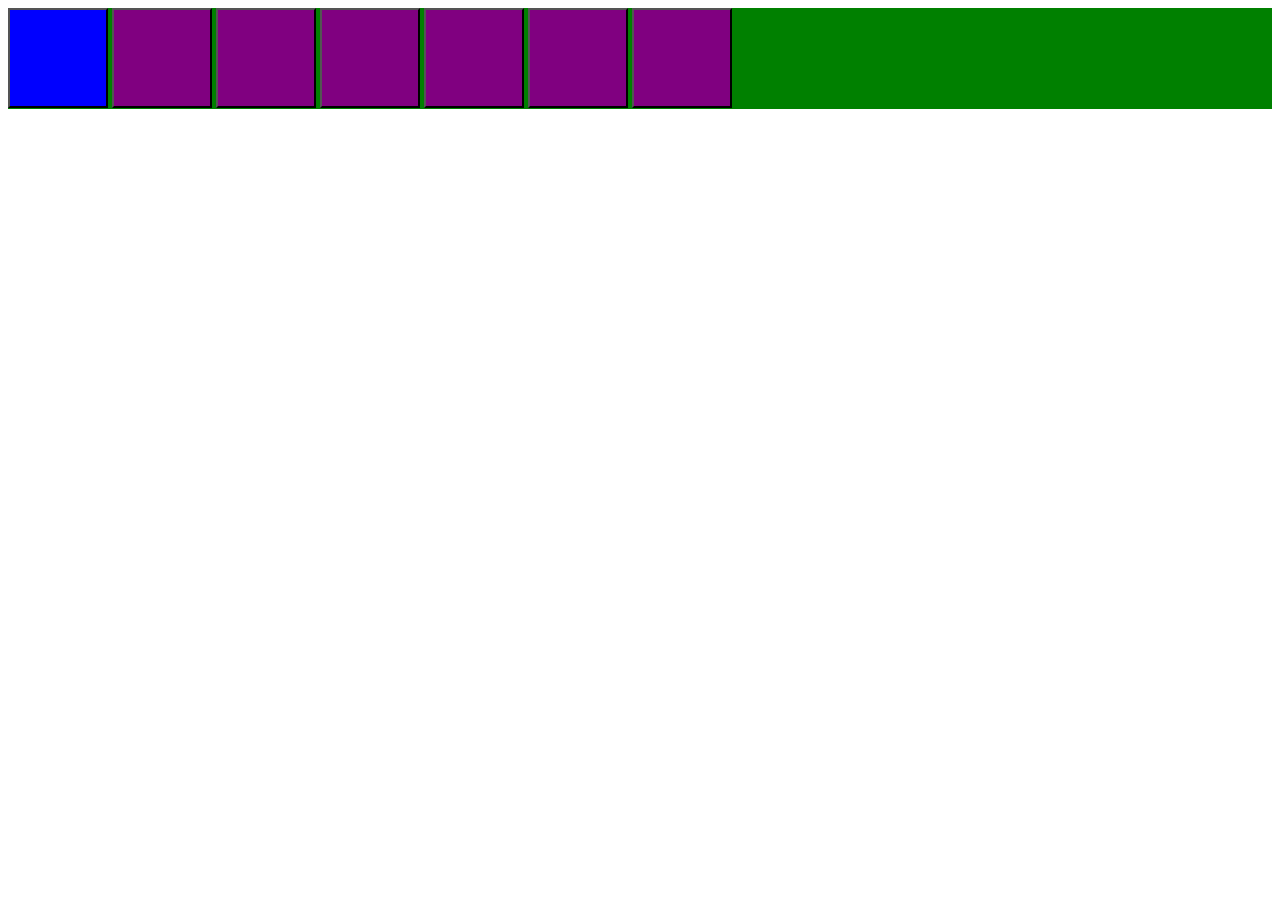
<file: index.html>
<!DOCTYPE html>
<html lang="en">
  <head>
    <meta charset="UTF-8" />
    <meta http-equiv="X-UA-Compatible" content="IE=edge" />
    <meta name="viewport" content="width=device-width, initial-scale=1.0" />
    <title>Document</title>
    <style>
      .btn-block {
        background-color: green;
      }
      .blue {
        background-color: blue;
      }
      .red {
        background-color: red;
      }
      button {
        background-color: purple;
        height: 100px;
        width: 100px;
      }
    </style>
  </head>

  <body>
    <div id="first" class="btn-block">
      <button class="blue some"></button>
      <button></button>
      <button></button>
      <button></button>
      <button></button>
      <button></button>
      <button></button>
    </div>
  </body>
  <script async src="./047 script.js"></script>
</html>
</file>
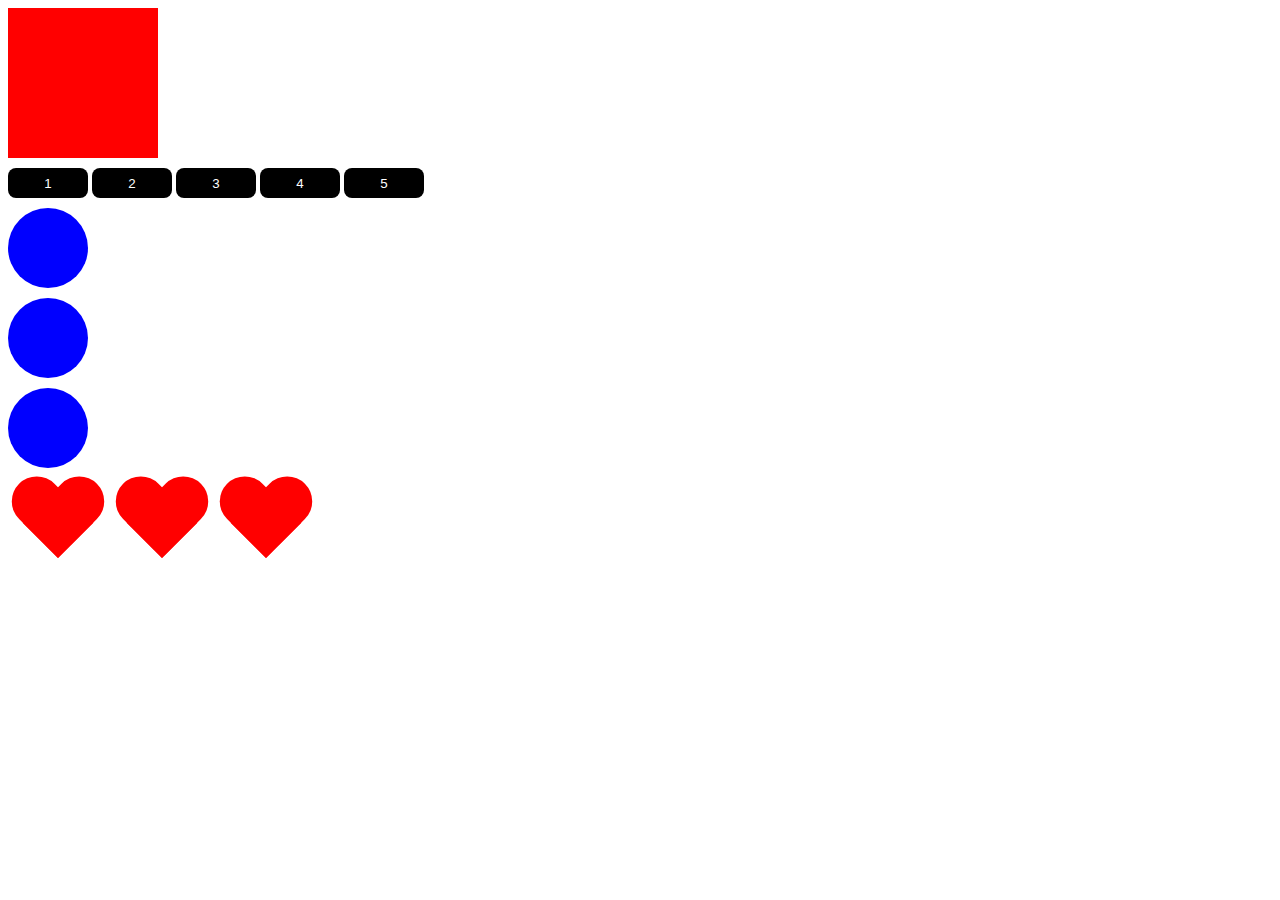
<file: 029 script/index.html>
<!DOCTYPE html>
<html lang="ru">
	<head>
		<meta charset="utf-8">
		<meta http-equiv="X-UA-Compatible" content="IE=edge">
		<title>JavaScript</title>
		<link rel="stylesheet" href="css/style.css">
	</head>
	<body>
		<div class="box" id="box"></div>
		<button>1</button>
		<button>2</button>
		<button>3</button>
		<button>4</button>
		<button>5</button>

		<div class="circle"></div>
		<div class="circle"></div>
		<div class="circle"></div>

		<div class="wrapper">
			<div class="heart"></div>
			<div class="heart"></div>
            <div class="heart"></div>
            
		</div>

		<script src="js/script.js"></script>
	</body>
</html>
</file>
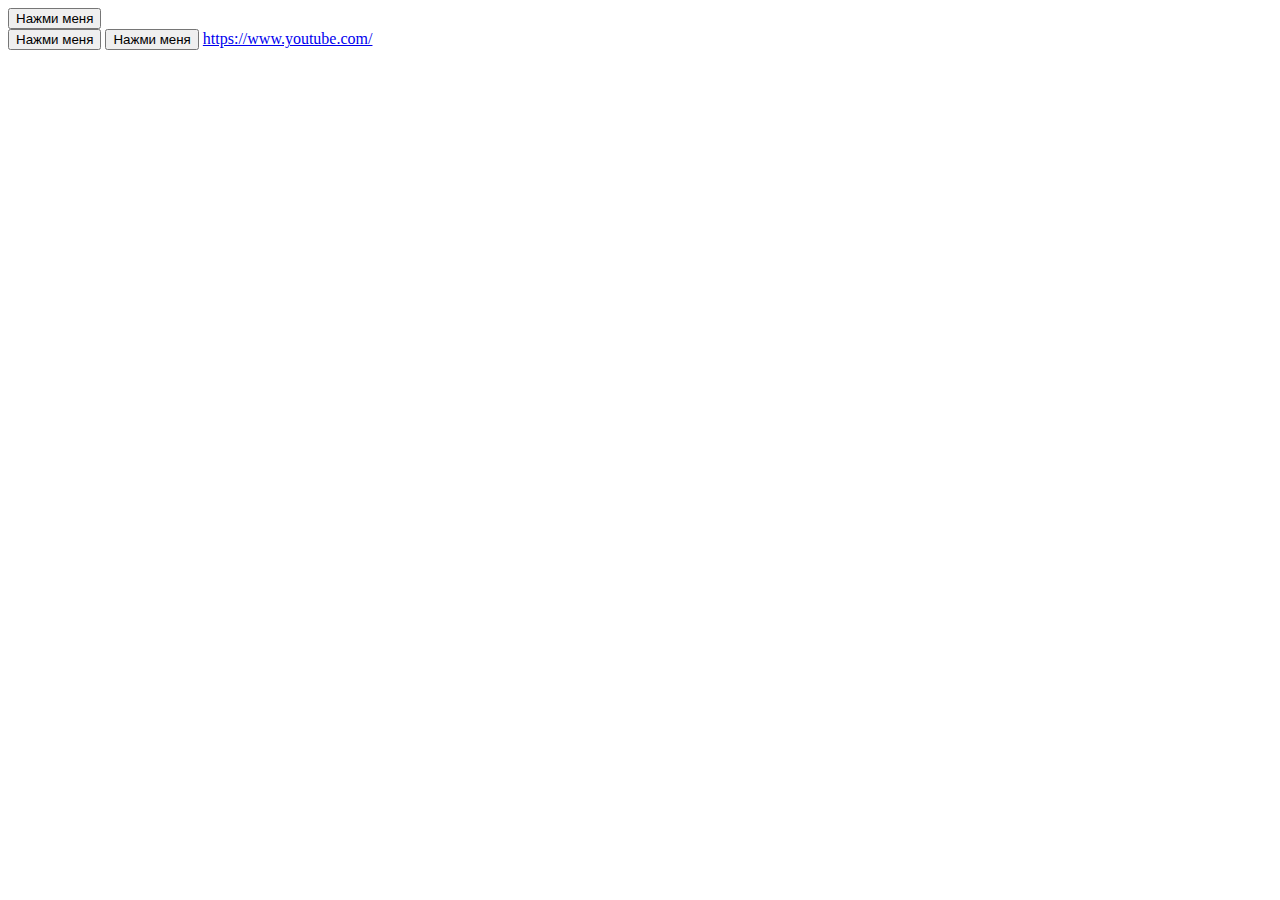
<file: 031 script/index.html>
<!DOCTYPE html>
<html lang="ru">
  <head>
    <meta charset="utf-8" />
    <meta http-equiv="X-UA-Compatible" content="IE=edge" />
    <title>JavaScript</title>
    <link rel="stylesheet" href="css.css" />
  </head>
  <body>
    <div class="overlay">
      <button id="btn">Нажми меня</button>
    </div>
    <button>Нажми меня</button>
    <button>Нажми меня</button>

    <a href="https://www.youtube.com/">https://www.youtube.com/</a>

    <script src="script.js"></script>
  </body>
</html>
</file>
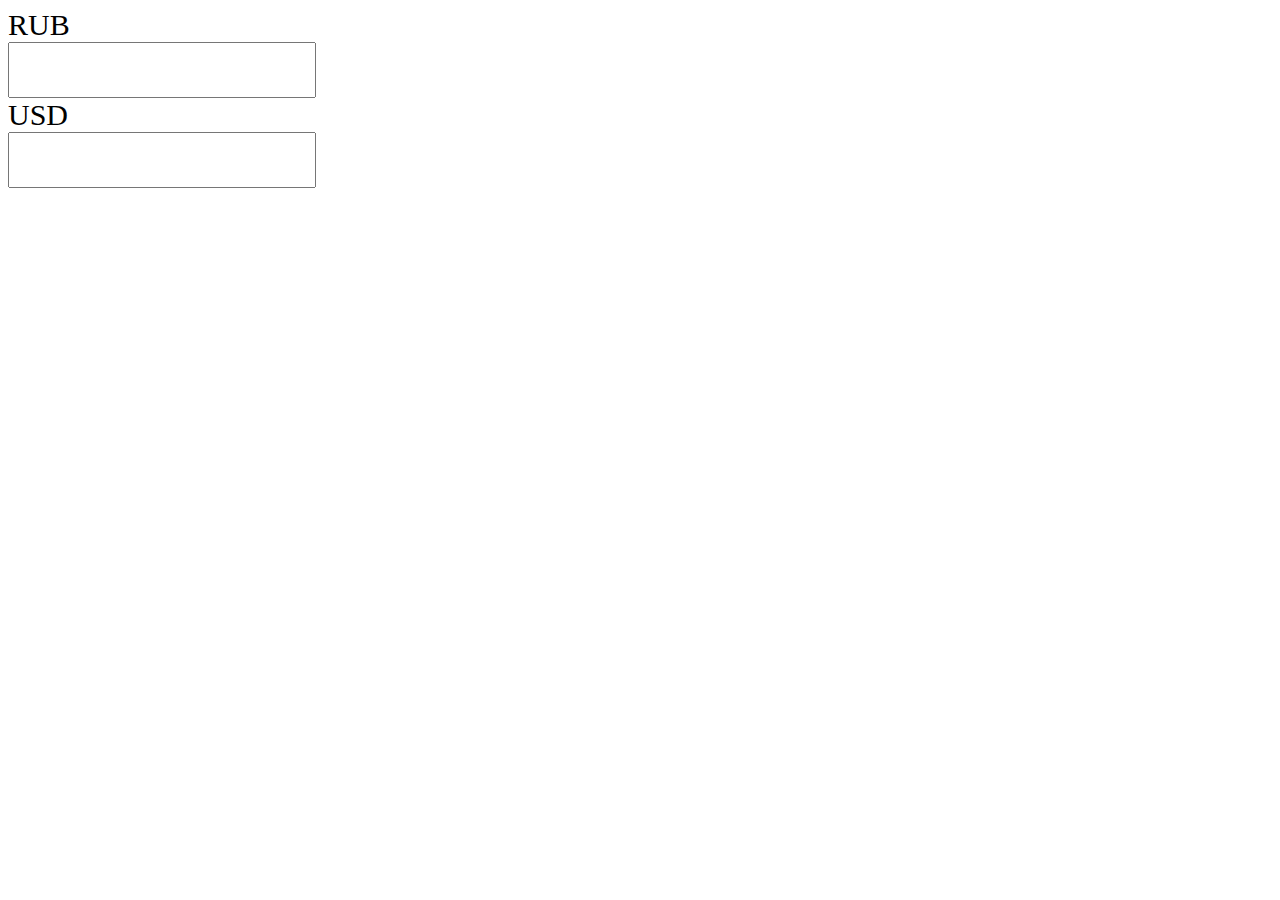
<file: calc/index.html>
<!DOCTYPE html>
<html lang="en">
<head>
    <meta charset="UTF-8">
    <meta name="viewport" content="width=device-width, initial-scale=1.0">
    <meta http-equiv="X-UA-Compatible" content="ie=edge">
    <title>Calc</title>
    <style>
        label {
            display: block;
            font-size: 30px;
        }
        input {
            width: 300px;
            height: 50px;
            font-size: 30px;
        }
    </style>
</head>
<body>
    <label for="rub">RUB</label>
    <input id="rub" type="text">
    <label for="usd">USD</label>
    <input id="usd" type="text">
    <script src="js/script.js"></script>
</body>
</html>
</file>
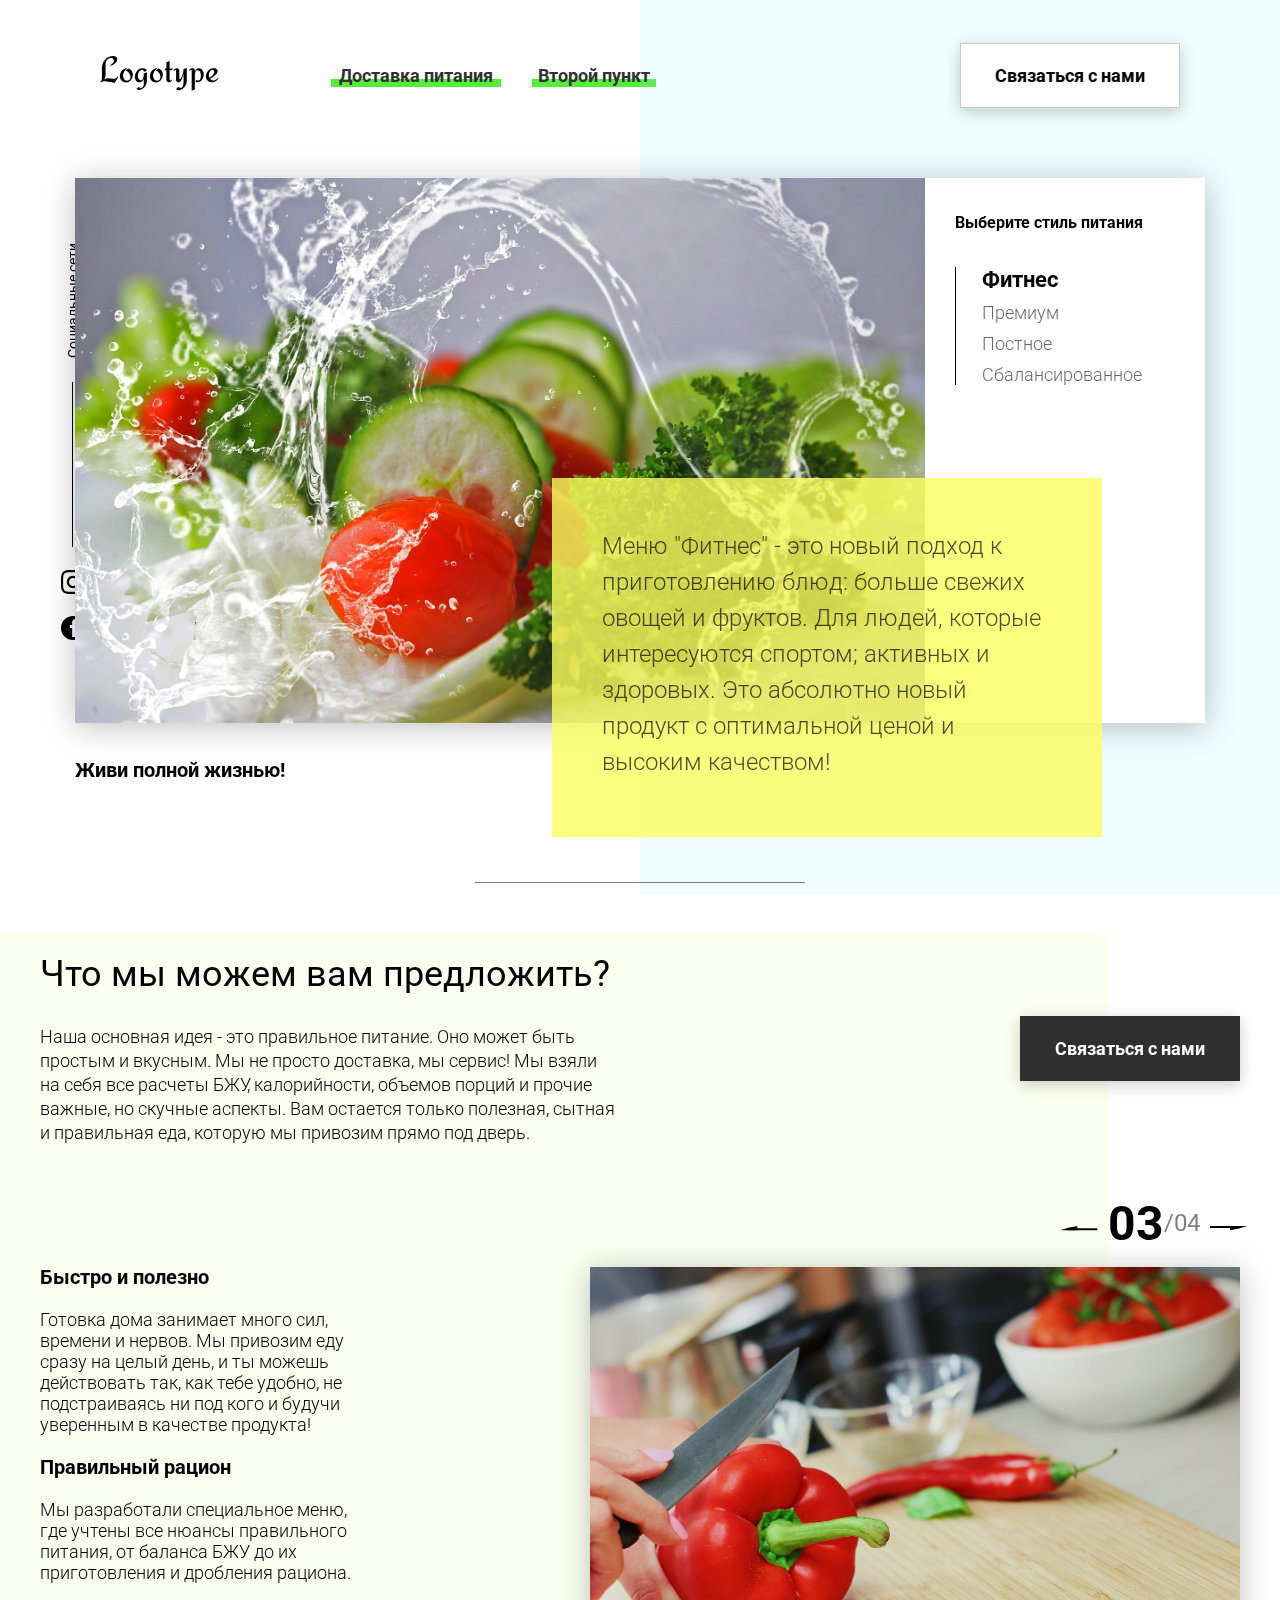
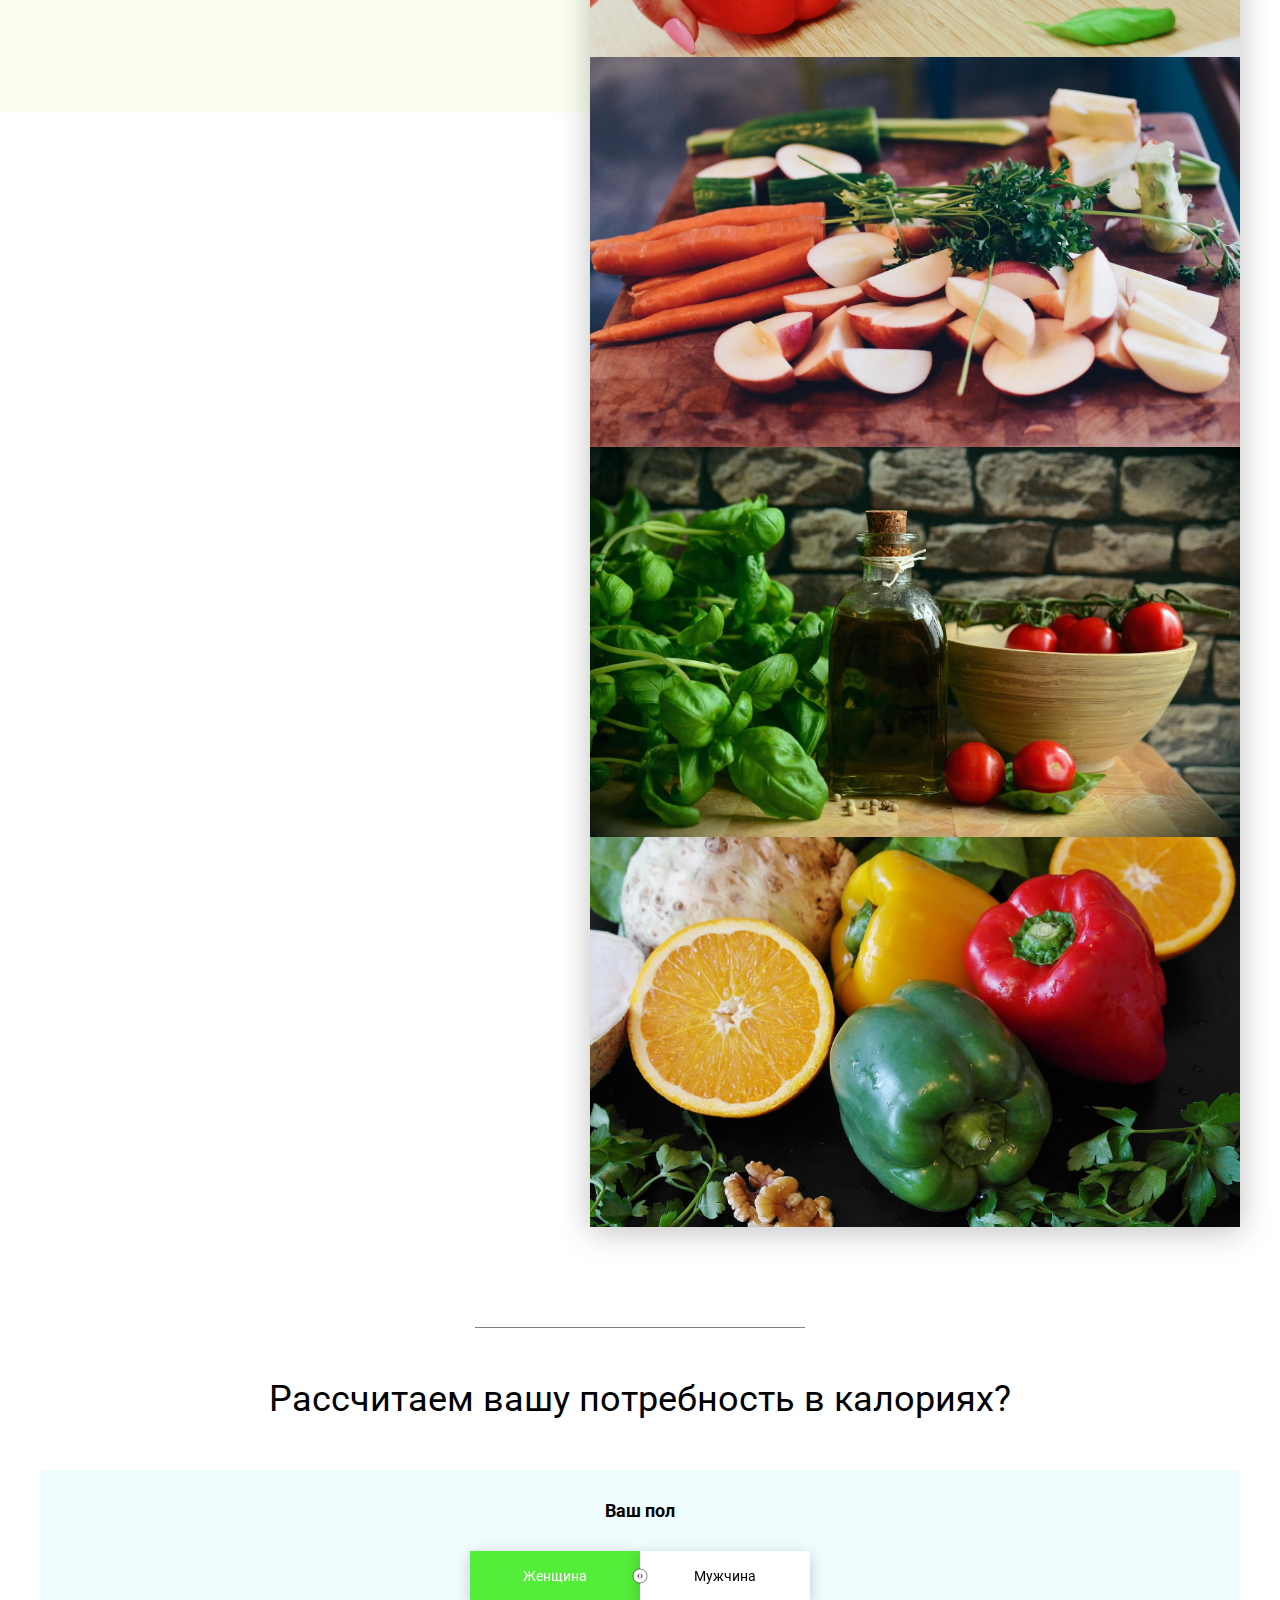
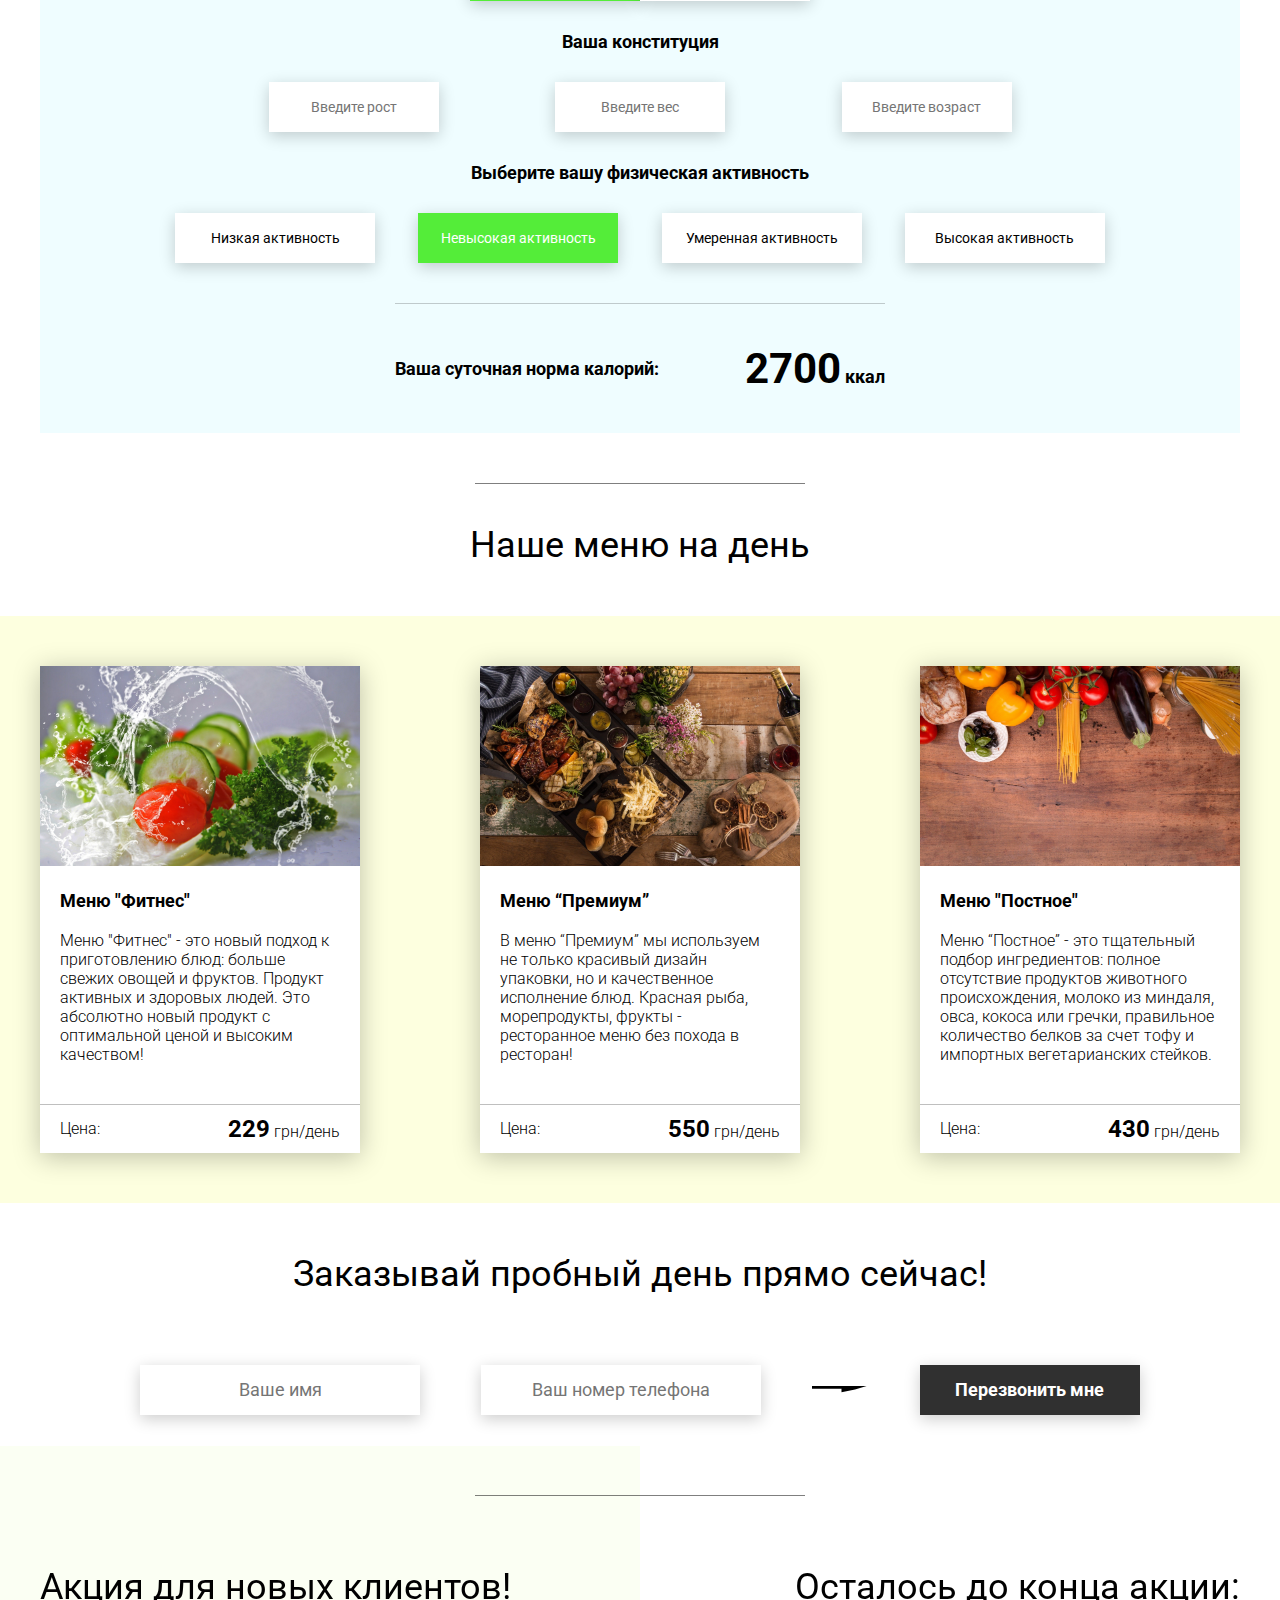
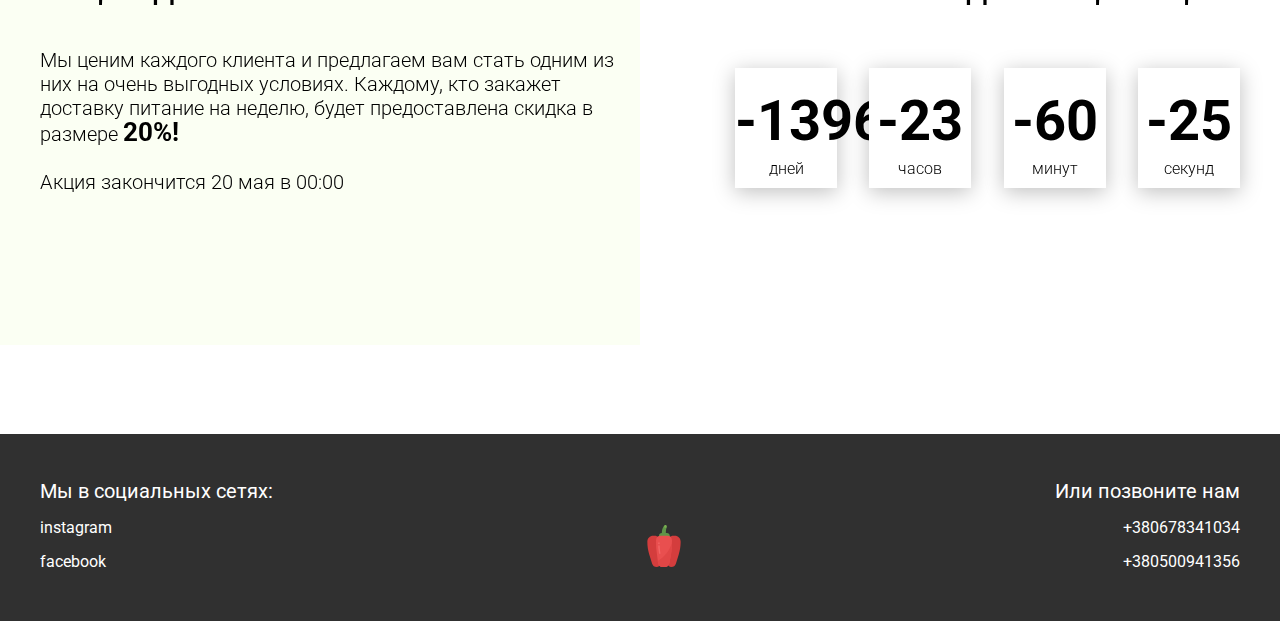
<file: foodProject/index.html>
<!DOCTYPE html>
<html lang="en">
  <head>
    <meta charset="UTF-8" />
    <meta name="viewport" content="width=device-width, initial-scale=1.0" />
    <title>Food</title>
    <link rel="stylesheet" href="css/style.css" />
  </head>
  <body>
    <header class="header">
      <div class="header__left-block">
        <div class="header__logo">
          <img src="icons/logo.svg" alt="Логотип" />
        </div>
        <nav class="header__links">
          <a href="#" class="header__link">Доставка питания</a>
          <a href="#" class="header__link">Второй пункт</a>
        </nav>
      </div>
      <div class="header__right-block">
        <button data-modal class="btn btn_white">Связаться с нами</button>
      </div>
    </header>
    <div class="sidepanel">
      <div class="sidepanel__text"><span>Социальные сети</span></div>
      <div class="sidepanel__divider"></div>
      <a href="#" class="sidepanel__icon">
        <img src="icons/instagram.svg" alt="instagram" />
      </a>
      <a href="#" class="sidepanel__icon">
        <img src="icons/facebook.svg" alt="facebook" />
      </a>
    </div>

    <div class="preview">
      <div class="bgc_blue"></div>
      <div class="container">
        <div class="tabcontainer">
          <div class="tabcontent">
            <img src="img/tabs/vegy.jpg" alt="vegy" />
            <div class="tabcontent__descr">
              Меню "Фитнес" - это новый подход к приготовлению блюд: больше
              свежих овощей и фруктов. Для людей, которые интересуются спортом;
              активных и здоровых. Это абсолютно новый продукт с оптимальной
              ценой и высоким качеством!
            </div>
          </div>
          <div class="tabcontent">
            <img src="img/tabs/elite.jpg" alt="elite" />
            <div class="tabcontent__descr">
              Меню “Премиум” - мы используем не только красивый дизайн упаковки,
              но и качественное исполнение блюд. Красная рыба, морепродукты,
              фрукты - ресторанное меню без похода в ресторан!
            </div>
          </div>
          <div class="tabcontent">
            <img src="img/tabs/post.jpg" alt="post" />
            <div class="tabcontent__descr">
              Наше специальное “Постное меню” - это тщательный подбор
              ингредиентов: полное отсутствие продуктов животного происхождения.
              Полная гармония с собой и природой в каждом элементе! Все будет
              Ом!
            </div>
          </div>
          <div class="tabcontent">
            <img src="img/tabs/vegy.jpg" alt="vegy" />
            <div class="tabcontent__descr">
              Меню "Сбалансированное" - это соответствие вашего рациона всем
              научным рекомендациям. Мы тщательно просчитываем вашу потребность
              в к/б/ж/у и создаем лучшие блюда для вас.
            </div>
          </div>
          <div class="tabheader">
            <h3>Выберите стиль питания</h3>
            <div class="tabheader__items">
              <div class="tabheader__item tabheader__item_active">Фитнес</div>
              <div class="tabheader__item">Премиум</div>
              <div class="tabheader__item">Постное</div>
              <div class="tabheader__item">Сбалансированное</div>
            </div>
          </div>
        </div>
        <div class="preview__life">Живи полной жизнью!</div>
      </div>
    </div>

    <div class="divider"></div>

    <div class="offer">
      <div class="bgc_y"></div>
      <div class="container">
        <div class="offer__text">
          <h2 class="title">Что мы можем вам предложить?</h2>
          <div class="offer__descr">
            Наша основная идея - это правильное питание. Оно может быть простым
            и вкусным. Мы не просто доставка, мы сервис! Мы взяли на себя все
            расчеты БЖУ, калорийности, объемов порций и прочие важные, но
            скучные аспекты. Вам остается только полезная, сытная и правильная
            еда, которую мы привозим прямо под дверь.
          </div>
        </div>
        <div class="offer__action">
          <button data-modal class="btn btn_dark">Связаться с нами</button>
        </div>
      </div>
      <div class="container">
        <div class="offer__advantages">
          <h2>Быстро и полезно</h2>
          <div class="offer__advantages-text">
            Готовка дома занимает много сил, времени и нервов. Мы привозим еду
            сразу на целый день, и ты можешь действовать так, как тебе удобно,
            не подстраиваясь ни под кого и будучи уверенным в качестве продукта!
          </div>
          <h2>Правильный рацион</h2>
          <div class="offer__advantages-text">
            Мы разработали специальное меню, где учтены все нюансы правильного
            питания, от баланса БЖУ до их приготовления и дробления рациона.
          </div>
        </div>
        <div class="offer__slider">
          <div class="offer__slider-counter">
            <div class="offer__slider-prev">
              <img src="icons/left.svg" alt="prev" />
            </div>
            <span id="current">03</span>
            /
            <span id="total">04</span>
            <div class="offer__slider-next">
              <img src="icons/right.svg" alt="next" />
            </div>
          </div>
          <div class="offer__slider-wrapper">
            <div class="offer__slide">
              <img src="img/slider/pepper.jpg" alt="pepper" />
            </div>
            <div class="offer__slide">
              <img src="img/slider/food-12.jpg" alt="food" />
            </div>
            <div class="offer__slide">
              <img src="img/slider/olive-oil.jpg" alt="oil" />
            </div>
            <div class="offer__slide">
              <img src="img/slider/paprika.jpg" alt="paprika" />
            </div>
          </div>
        </div>
      </div>
    </div>

    <div class="divider"></div>

    <div class="calculating">
      <div class="container">
        <h2 class="title">Рассчитаем вашу потребность в калориях?</h2>
        <div class="calculating__field">
          <div class="calculating__subtitle">Ваш пол</div>
          <div class="calculating__choose" id="gender">
            <div
              class="calculating__choose-item calculating__choose-item_active"
            >
              Женщина
            </div>
            <div class="calculating__choose-item">Мужчина</div>
          </div>

          <div class="calculating__subtitle">Ваша конституция</div>
          <div class="calculating__choose calculating__choose_medium">
            <input
              type="text"
              id="height"
              placeholder="Введите рост"
              class="calculating__choose-item"
            />
            <input
              type="text"
              id="weight"
              placeholder="Введите вес"
              class="calculating__choose-item"
            />
            <input
              type="text"
              id="age"
              placeholder="Введите возраст"
              class="calculating__choose-item"
            />
          </div>

          <div class="calculating__subtitle">
            Выберите вашу физическая активность
          </div>
          <div class="calculating__choose calculating__choose_big">
            <div id="low" class="calculating__choose-item">
              Низкая активность
            </div>
            <div
              id="small"
              class="calculating__choose-item calculating__choose-item_active"
            >
              Невысокая активность
            </div>
            <div id="medium" class="calculating__choose-item">
              Умеренная активность
            </div>
            <div id="high" class="calculating__choose-item">
              Высокая активность
            </div>
          </div>

          <div class="calculating__divider"></div>

          <div class="calculating__total">
            <div class="calculating__subtitle">
              Ваша суточная норма калорий:
            </div>
            <div class="calculating__result"><span>2700</span> ккал</div>
          </div>
        </div>
      </div>
    </div>

    <div class="divider"></div>

    <div class="menu">
      <h2 class="title">Наше меню на день</h2>

      <div class="menu__field">
        <div class="container">
          <div class="menu__item">
            <img src="img/tabs/vegy.jpg" alt="vegy" />
            <h3 class="menu__item-subtitle">Меню "Фитнес"</h3>
            <div class="menu__item-descr">
              Меню "Фитнес" - это новый подход к приготовлению блюд: больше
              свежих овощей и фруктов. Продукт активных и здоровых людей. Это
              абсолютно новый продукт с оптимальной ценой и высоким качеством!
            </div>
            <div class="menu__item-divider"></div>
            <div class="menu__item-price">
              <div class="menu__item-cost">Цена:</div>
              <div class="menu__item-total"><span>229</span> грн/день</div>
            </div>
          </div>
          <div class="menu__item">
            <img src="img/tabs/elite.jpg" alt="elite" />
            <h3 class="menu__item-subtitle">Меню “Премиум”</h3>
            <div class="menu__item-descr">
              В меню “Премиум” мы используем не только красивый дизайн упаковки,
              но и качественное исполнение блюд. Красная рыба, морепродукты,
              фрукты - ресторанное меню без похода в ресторан!
            </div>
            <div class="menu__item-divider"></div>
            <div class="menu__item-price">
              <div class="menu__item-cost">Цена:</div>
              <div class="menu__item-total"><span>550</span> грн/день</div>
            </div>
          </div>
          <div class="menu__item">
            <img src="img/tabs/post.jpg" alt="post" />
            <h3 class="menu__item-subtitle">Меню "Постное"</h3>
            <div class="menu__item-descr">
              Меню “Постное” - это тщательный подбор ингредиентов: полное
              отсутствие продуктов животного происхождения, молоко из миндаля,
              овса, кокоса или гречки, правильное количество белков за счет тофу
              и импортных вегетарианских стейков.
            </div>
            <div class="menu__item-divider"></div>
            <div class="menu__item-price">
              <div class="menu__item-cost">Цена:</div>
              <div class="menu__item-total"><span>430</span> грн/день</div>
            </div>
          </div>
        </div>
      </div>
    </div>

    <div class="order">
      <div class="container">
        <div class="title">Заказывай пробный день прямо сейчас!</div>
        <form action="#" class="order__form">
          <input
            required
            placeholder="Ваше имя"
            name="name"
            type="text"
            class="order__input"
          />
          <input
            required
            placeholder="Ваш номер телефона"
            name="phone"
            type="phone"
            class="order__input"
          />
          <img src="icons/right.svg" alt="right" />
          <button class="btn btn_dark btn_min">Перезвонить мне</button>
        </form>
      </div>
    </div>

    <div class="divider"></div>

    <div class="promotion">
      <div class="bgc_y"></div>
      <div class="container">
        <div class="promotion__text">
          <div class="title">Акция для новых клиентов!</div>
          <div class="promotion__descr">
            Мы ценим каждого клиента и предлагаем вам стать одним из них на
            очень выгодных условиях. Каждому, кто закажет доставку питание на
            неделю, будет предоставлена скидка в размере <span>20%!</span>
            <br /><br />
            Акция закончится 20 мая в 00:00
          </div>
        </div>
        <div class="promotion__timer">
          <div class="title">Осталось до конца акции:</div>
          <div class="timer">
            <div class="timer__block">
              <span id="days">12</span>
              дней
            </div>
            <div class="timer__block">
              <span id="hours">20</span>
              часов
            </div>
            <div class="timer__block">
              <span id="minutes">56</span>
              минут
            </div>
            <div class="timer__block">
              <span id="seconds">20</span>
              секунд
            </div>
          </div>
        </div>
      </div>
    </div>

    <footer class="footer">
      <div class="container">
        <div class="social">
          <div class="subtitle">Мы в социальных сетях:</div>
          <a href="#" class="link">instagram</a>
          <a href="#" class="link">facebook</a>
        </div>
        <div class="pepper">
          <img src="icons/veg.svg" alt="pepper" />
        </div>
        <div class="call">
          <div class="subtitle">Или позвоните нам</div>
          <a href="#" class="link">+380678341034</a>
          <a href="#" class="link">+380500941356</a>
        </div>
      </div>
    </footer>

    <div class="modal">
      <div class="modal__dialog">
        <div class="modal__content">
          <form action="#">
            <div data-close class="modal__close">&times;</div>
            <div class="modal__title">
              Мы свяжемся с вами как можно быстрее!
            </div>
            <input
              required
              placeholder="Ваше имя"
              name="name"
              type="text"
              class="modal__input"
            />
            <input
              required
              placeholder="Ваш номер телефона"
              name="phone"
              type="phone"
              class="modal__input"
            />
            <button class="btn btn_dark btn_min">Перезвонить мне</button>
          </form>
        </div>
      </div>
    </div>
    <script src="js/script.js"></script>
  </body>
</html>
</file>
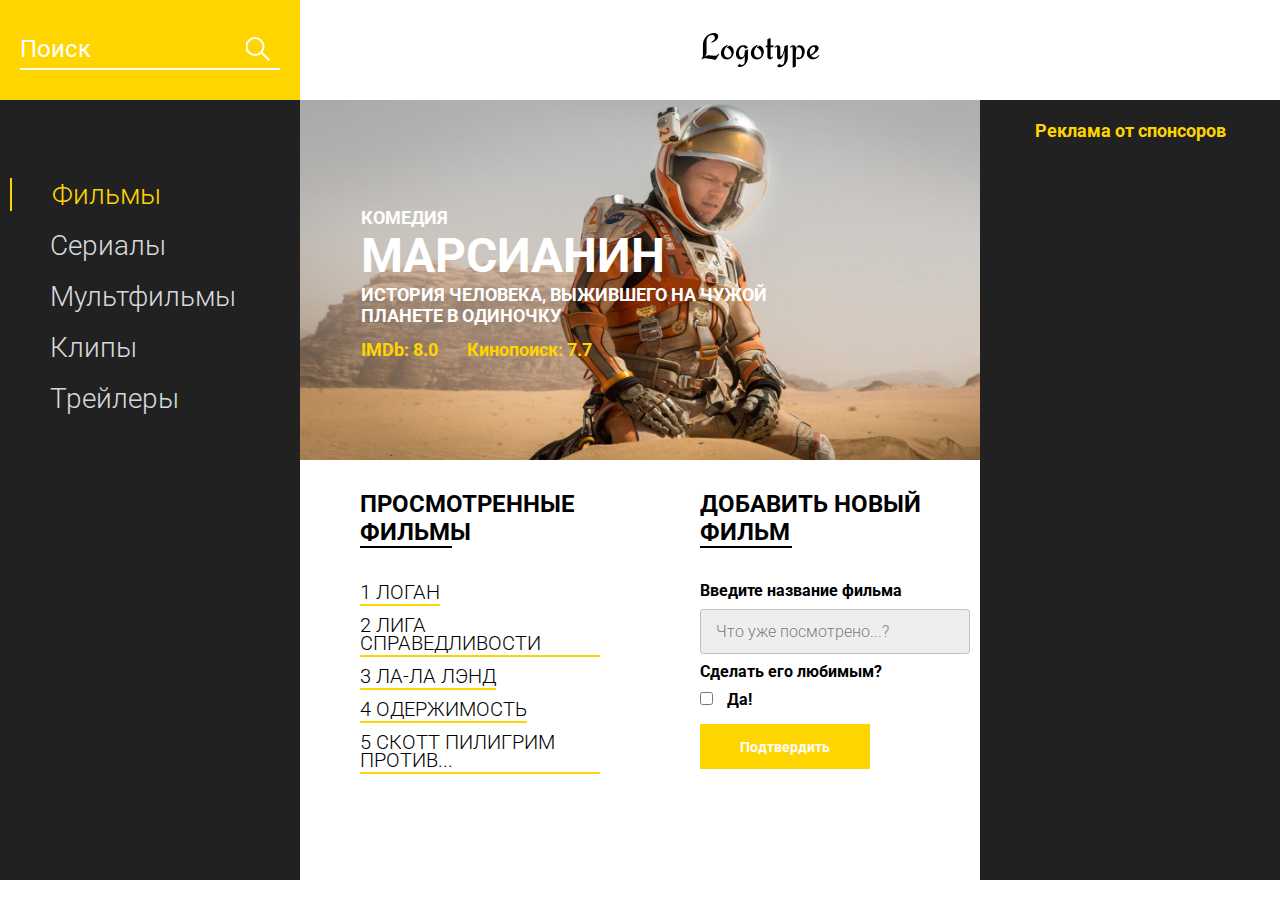
<file: project/index.html>
<!DOCTYPE html>
<html lang="en">
  <head>
    <meta charset="UTF-8" />
    <meta name="viewport" content="width=device-width, initial-scale=1.0" />
    <title>Movie DB</title>
    <link
      href="https://fonts.googleapis.com/css?family=Roboto:300,400,700&display=swap&subset=cyrillic-ext"
      rel="stylesheet"
    />
    <link rel="stylesheet" href="css/style.min.css" />
  </head>
  <body>
    <header class="header">
      <div class="header__search">
        <form action="#">
          <input type="text" placeholder="Поиск" />
        </form>
      </div>
      <div class="header__logo">
        <img src="icons/Logotype.svg" alt="logo" />
      </div>
    </header>
    <main class="promo">
      <div class="promo__menu">
        <nav class="promo__menu-list">
          <ul>
            <li>
              <a class="promo__menu-item promo__menu-item_active" href="#"
                >Фильмы</a
              >
            </li>
            <li><a class="promo__menu-item" href="#">Сериалы</a></li>
            <li><a class="promo__menu-item" href="#">Мультфильмы</a></li>
            <li><a class="promo__menu-item" href="#">Клипы</a></li>
            <li><a class="promo__menu-item" href="#">Трейлеры</a></li>
          </ul>
        </nav>
      </div>
      <div class="promo__content">
        <div class="promo__bg">
          <div class="promo__genre">КОМЕДИЯ</div>
          <div class="promo__title">МАРСИАНИН</div>
          <div class="promo__descr">
            ИСТОРИЯ ЧЕЛОВЕКА, ВЫЖИВШЕГО НА ЧУЖОЙ ПЛАНЕТЕ В ОДИНОЧКУ
          </div>
          <div class="promo__ratings">
            <span>IMDb: 8.0</span>
            <span>Кинопоиск: 7.7</span>
          </div>
        </div>
        <div class="promo__interactive">
          <div>
            <div class="promo__interactive-title">ПРОСМОТРЕННЫЕ ФИЛЬМЫ</div>
            <ul class="promo__interactive-list">
              <li class="promo__interactive-item">
                ЛОГАН
                <div class="delete"></div>
              </li>
              <li class="promo__interactive-item">
                ЛИГА СПРАВЕДЛИВОСТИ
                <div class="delete"></div>
              </li>
              <li class="promo__interactive-item">
                ЛА-ЛА ЛЭНД
                <div class="delete"></div>
              </li>
              <li class="promo__interactive-item">
                ОДЕРЖИМОСТЬ
                <div class="delete"></div>
              </li>
              <li class="promo__interactive-item">
                СКОТТ ПИЛИГРИМ ПРОТИВ...
                <div class="delete"></div>
              </li>
            </ul>
          </div>
          <div>
            <form class="add">
              <div class="promo__interactive-title">ДОБАВИТЬ НОВЫЙ ФИЛЬМ</div>
              <span>Введите название фильма</span>
              <input
                class="adding__input"
                type="text"
                placeholder="Что уже посмотрено...?"
              />
              <span>Сделать его любимым?</span>
              <input type="checkbox" />
              <span class="yes">Да!</span>
              <button>Подтвердить</button>
            </form>
          </div>
        </div>
      </div>
      <div class="promo__adv">
        <div class="promo__adv-title">Реклама от спонсоров</div>
        <img src="img/content_1.jpg" alt="some picture" />
        <img src="img/content_2.jpg" alt="some picture" />
        <img src="img/content_3.png" alt="some picture" />
      </div>
    </main>

    <script src="js/script.js"></script>
  </body>
</html>
</file>
<file: 029 script/css/style.css>
.box {
  width: 150px;
  height: 150px;
  background-color: red;
}
button {
	width: 80px;
	height: 30px;
	margin-top: 10px;
	border: none;
	border-radius: 8px;
	background-color: #000;
	color: #fff;
	cursor: pointer;
	outline: none;
}

.circle {
	width: 80px;
	height: 80px;
	background-color: blue;
	display: block;
	margin-top: 10px;
	border-radius: 100%;
}

.heart {
	display: inline-block;
    position: relative;
    width: 100px;
    height: 90px;
    margin-top: 10px;
}
.heart:before,
.heart:after {
    position: absolute;
    content: "";
    left: 50px;
    top: 0;
    width: 50px;
    height: 80px;
    background: red;
    -moz-border-radius: 50px 50px 0 0;
    border-radius: 50px 50px 0 0;
    -webkit-transform: rotate(-45deg);
       -moz-transform: rotate(-45deg);
        -ms-transform: rotate(-45deg);
         -o-transform: rotate(-45deg);
            transform: rotate(-45deg);
    -webkit-transform-origin: 0 100%;
       -moz-transform-origin: 0 100%;
        -ms-transform-origin: 0 100%;
         -o-transform-origin: 0 100%;
            transform-origin: 0 100%;
}
.heart:after {
    left: 0;
    -webkit-transform: rotate(45deg);
       -moz-transform: rotate(45deg);
        -ms-transform: rotate(45deg);
         -o-transform: rotate(45deg);
            transform: rotate(45deg);
    -webkit-transform-origin: 100% 100%;
       -moz-transform-origin: 100% 100%;
        -ms-transform-origin: 100% 100%;
         -o-transform-origin: 100% 100%;
            transform-origin :100% 100%;
}
.black{
	width: 150px;
	height: 50px;
	line-height: 50px;
	text-align: center;
	background-color: black;
	margin-bottom: 30px;
	margin-top: 30px;
	color: #fff;
}
</file>
<file: 031 script/css.css>
                                                                                                                                                                                                                                                                                                                                                                                                                      
</file>
<file: foodProject/css/style.css>
@import url(https://fonts.googleapis.com/css?family=Roboto:300,400,700&display=swap&subset=cyrillic-ext);

* {
    box-sizing: border-box;
    margin: 0;
    padding: 0;
    font-family: Roboto, sans-serif
}

a {
    text-decoration: none
}



.fade{
    animation-name: fade;
    animation-duration: 1.5s;
}
@keyframes fade {
    from {
opacity: 0.1;
    }to{
opacity: 1;
    }
    
}
.btn {
    width: 220px;
    height: 65px;
    display: flex;
    justify-content: center;
    align-items: center;
    background-color: #fff;
    font-size: 18px;
    font-weight: 700;
    border: 1px solid rgba(0, 0, 0, .2);
    box-shadow: 0 4px 15px rgba(0, 0, 0, .2);
    cursor: pointer;
    transition: .3s all;
    outline: 0
}

.btn_white {
    background-color: #fff
}

.btn_dark {
    background-color: #303030;
    color: #fff;
    border: none
}

.btn_min {
    height: 50px
}

.btn:hover {
    box-shadow: 0 4px 30px rgba(0, 0, 0, .3)
}

.container {
    max-width: 1200px;
    margin: 0 auto
}

.divider {
    width: 330px;
    height: 1px;
    margin: 0 auto;
    background-color: rgba(0, 0, 0, .5)
}

.title {
    font-size: 36px;
    font-weight: 400
}

.header {
    display: flex;
    justify-content: space-between;
    align-items: center;
    height: 150px;
    padding: 0 100px
}

.header__left-block {
    display: flex;
    justify-content: space-between;
    min-width: 550px
}

.header__logo {
    max-width: 170px
}

.header__logo img {
    width: 100%
}

.header__links {
    display: flex;
    align-items: center
}

.header__link {
    position: relative;
    margin-right: 45px;
    font-weight: 700;
    font-size: 18px;
    color: #303030
}

.header__link:after {
    content: '';
    position: absolute;
    display: block;
    width: 110%;
    left: -5%;
    bottom: -1px;
    z-index: -1;
    height: 8px;
    background: #54ed39
}

.header__link:last-child {
    margin-right: 0
}

.sidepanel {
    position: fixed;
    left: 60px;
    top: 240px;
    height: 400px;
    width: 25px;
    display: flex;
    flex-direction: column;
    justify-content: space-between;
    align-items: center
}

.sidepanel__text {
    width: 120px;
    height: 120px;
    font-size: 14px
}

.sidepanel__text span {
    display: flex;
    transform: rotate(-90deg) translateX(-50px)
}

.sidepanel__divider {
    width: 1px;
    height: 165px;
    background-color: #000
}

.sidepanel__icon {
    width: 24px;
    height: 24px
}

.sidepanel__icon img {
    width: 100%
}

.preview {
    padding: 28px 0 100px 0;
    position: relative
}

.preview__life {
    font-weight: 700;
    font-size: 20px;
    margin-left: 35px;
    margin-top: 35px
}

.bgc_blue {
    position: absolute;
    right: 0;
    top: -155px;
    width: 50vw;
    height: 900px;
    background: rgba(146, 242, 255, .15);
    z-index: -1
}

.tabcontainer {
    display: flex;
    width: 1130px;
    margin: 0 auto;
    box-shadow: 0 4px 30px rgba(0, 0, 0, .25)
}

.tabcontent {
    width: 850px;
    position: relative
}

.tabcontent img {
    width: 100%;
    height: 100%;
    object-fit: cover
}

.tabcontent__descr {
    position: absolute;
    top: 300px;
    right: -177px;
    width: 550px;
    height: 359px;
    background: rgba(251, 254, 93, .8);
    padding: 50px;
    font-size: 24px;
    font-weight: 300;
    line-height: 36px;
    color: rgba(0, 0, 0, .7)
}

.tabheader {
    width: 280px;
    padding: 35px 30px;
    background-color: #fff
}

.tabheader h3 {
    font-weight: 700;
    font-size: 16px
}

.tabheader__items {
    margin-top: 35px;
    padding-left: 26px;
    border-left: 1px solid #000
}

.tabheader__item {
    font-weight: 700;
    font-size: 18px;
    font-weight: 300;
    margin-top: 10px;
    color: rgba(0, 0, 0, .6);
    cursor: pointer;
    transition: .3s all
}

.tabheader__item_active {
    color: #000;
    font-size: 22px;
    font-weight: 700
}

.offer {
    padding: 70px 0 100px 0;
    position: relative
}

.offer .container {
    display: flex;
    justify-content: space-between
}

.offer .bgc_y {
    position: absolute;
    width: 1109px;
    height: 780px;
    background: rgba(243, 255, 222, .45);
    z-index: -1;
    top: 50px
}

.offer__text {
    width: 580px
}

.offer__descr {
    font-size: 18px;
    margin-top: 30px;
    font-weight: 300;
    line-height: 24px
}

.offer__action {
    display: flex;
    align-items: center;
    justify-content: flex-end
}

.offer__advantages {
    width: 330px;
    margin-top: 50px
}

.offer__advantages h2 {
    font-weight: 700;
    font-size: 20px;
    margin-top: 20px
}

.offer__advantages h2:first-child {
    margin-top: 70px
}

.offer__advantages-text {
    margin-top: 20px;
    font-size: 18px;
    font-weight: 300;
    line-height: 21px
}

.offer__slider {
    width: 650px;
    margin-top: 50px;
    display: flex;
    flex-direction: column;
    align-items: flex-end
}

.offer__slider-counter {
    display: flex;
    width: 180px;
    align-items: center;
    font-size: 24px;
    color: rgba(0, 0, 0, .5)
}

.offer__slider-wrapper {
    width: 100%;
    margin-top: 15px;
    box-shadow: 0 4px 30px rgba(0, 0, 0, .25)
}

.offer__slider-prev {
    margin-right: 10px;
    cursor: pointer
}

.offer__slider-next {
    margin-left: 10px;
    cursor: pointer
}

.offer__slider #current {
    font-size: 48px;
    font-weight: 700;
    color: #000
}

.offer__slide {
    width: 100%;
    height: 390px
}

.offer__slide img {
    width: 100%;
    height: 100%;
    object-fit: cover
}

.calculating {
    padding: 50px 0
}

.calculating .title {
    text-align: center
}

.calculating__field {
    width: 100%;
    margin-top: 50px;
    background: rgba(146, 242, 255, .15);
    padding: 30px 0 40px 0
}

.calculating__subtitle {
    text-align: center;
    font-size: 18px;
    font-weight: 700;
    margin-top: 30px
}

.calculating__subtitle:first-child {
    margin-top: 0
}

.calculating #gender:after {
    content: '';
    position: absolute;
    top: 50%;
    transform: translateY(-50%);
    display: block;
    width: 16px;
    height: 16px;
    background: url(../icons/switch.svg) center center/cover no-repeat
}

.calculating__choose {
    position: relative;
    display: flex;
    margin-top: 30px;
    justify-content: center
}

.calculating__choose-item {
    display: flex;
    align-items: center;
    justify-content: center;
    width: 170px;
    height: 50px;
    padding: 0 10px;
    background: #fff;
    box-shadow: 0 4px 15px rgba(0, 0, 0, .2);
    border: none;
    text-align: center;
    font-size: 14px;
    cursor: pointer;
    outline: 0;
    transition: .3s all
}

.calculating__choose-item_active {
    color: #fff;
    background-color: #54ed39
}

.calculating__choose_medium {
    width: 743px;
    justify-content: space-between;
    margin: 30px auto 0 auto
}

.calculating__choose_big {
    width: 930px;
    justify-content: space-between;
    margin: 30px auto 0 auto
}

.calculating__choose_big .calculating__choose-item {
    width: 200px
}

.calculating__divider {
    width: 490px;
    height: 1px;
    margin: 40px auto;
    background-color: rgba(0, 0, 0, .2)
}

.calculating__total {
    width: 490px;
    margin: 0 auto;
    display: flex;
    justify-content: space-between;
    align-items: center
}

.calculating__result {
    font-size: 18px;
    font-weight: 700
}

.calculating__result span {
    font-size: 42px
}

.menu {
    padding: 40px 0 50px 0
}

.menu .container {
    display: flex;
    justify-content: space-between;
    align-items: flex-start
}

.menu .title {
    text-align: center
}

.menu__field {
    margin-top: 50px;
    padding: 50px 0;
    width: 100%;
    background: rgba(249, 254, 126, .25)
}

.menu__item {
    width: 320px;
    min-height: 450px;
    background: #fff;
    box-shadow: 0 4px 25px rgba(0, 0, 0, .25);
    font-size: 16px;
    font-weight: 300
}

.menu__item img {
    width: 100%;
    height: 200px;
    object-fit: cover
}

.menu__item-subtitle {
    font-weight: 700;
    font-size: 18px;
    padding: 0 20px;
    margin-top: 20px
}

.menu__item-descr {
    margin-top: 20px;
    padding: 0 20px
}

.menu__item-divider {
    width: 100%;
    height: 1px;
    background-color: rgba(0, 0, 0, .25);
    margin-top: 40px
}

.menu__item-price {
    display: flex;
    justify-content: space-between;
    align-items: center;
    padding: 10px 20px
}

.menu__item-price span {
    font-size: 24px;
    font-weight: 700
}

.order {
    padding-bottom: 80px
}

.order .title {
    text-align: center
}

.order__form {
    margin-top: 70px;
    padding: 0 100px;
    display: flex;
    justify-content: space-between;
    align-items: center
}

.order__form img {
    transform: scale(1.5)
}

.order__input {
    width: 280px;
    height: 50px;
    background: #fff;
    box-shadow: 0 4px 15px rgba(0, 0, 0, .2);
    border: none;
    font-size: 18px;
    text-align: center;
    padding: 0 20px;
    outline: 0
}

.promotion {
    padding: 70px 0 240px 0;
    position: relative
}

.promotion .container {
    display: flex
}

.promotion .bgc_y {
    position: absolute;
    width: 50%;
    height: 499px;
    background: rgba(243, 255, 222, .35);
    z-index: -1;
    top: -50px;
    left: 0
}

.promotion__text {
    width: 50%
}

.promotion__descr {
    margin-top: 40px;
    font-size: 20px;
    line-height: 24px;
    font-weight: 300
}

.promotion__descr span {
    font-weight: 700;
    font-size: 26px
}

.promotion__timer {
    width: 50%
}

.promotion__timer .title {
    text-align: right
}

.promotion__timer .timer {
    margin-top: 60px;
    padding-left: 95px;
    display: flex;
    justify-content: space-between;
    align-items: center
}

.promotion__timer .timer__block {
    width: 102px;
    height: 120px;
    background: #fff;
    box-shadow: 0 4px 20px rgba(0, 0, 0, .25);
    font-size: 16px;
    font-weight: 300;
    text-align: center
}

.promotion__timer .timer__block span {
    display: block;
    margin-top: 20px;
    margin-bottom: 5px;
    font-size: 56px;
    font-weight: 700
}

.footer {
    min-height: 180px;
    background-color: #303030;
    padding: 45px 0 50px 0;
    color: #fff
}

.footer .container {
    height: 100%;
    display: flex;
    justify-content: space-between;
    align-items: flex-end
}

.footer .subtitle {
    font-size: 20px
}

.footer .link {
    display: block;
    margin-top: 15px;
    font-size: 16px;
    color: #fff
}

.footer .call {
    text-align: right
}

.modal {
    position: fixed;
    top: 0;
    left: 0;
    z-index: 1050;
    display: none;
    width: 100%;
    height: 100%;
    overflow: hidden;
    background-color: rgba(0, 0, 0, .5)
}

.modal__dialog {
    max-width: 500px;
    margin: 40px auto
}

.modal__content {
    position: relative;
    width: 100%;
    padding: 40px;
    background-color: #fff;
    border: 1px solid rgba(0, 0, 0, .2);
    border-radius: 4px;
    max-height: 80vh;
    overflow-y: auto
}

.modal__close {
    position: absolute;
    top: 8px;
    right: 14px;
    font-size: 30px;
    color: #000;
    opacity: .5;
    font-weight: 700;
    border: none;
    background-color: transparent;
    cursor: pointer
}

.modal__title {
    text-align: center;
    font-size: 22px;
    text-transform: uppercase
}

.modal__input {
    display: block;
    margin: 20px auto 20px auto;
    width: 280px;
    height: 50px;
    background: #fff;
    box-shadow: 0 4px 15px rgba(0, 0, 0, .2);
    border: none;
    font-size: 18px;
    text-align: center;
    padding: 0 20px;
    outline: 0
}

.modal .btn {
    display: block;
    width: 280px;
    margin: 0 auto
}
.show{
    display: block;
}
.hide{
    display:none;
}
</file>
<file: project/css/style.min.css>
*{-webkit-box-sizing:border-box;box-sizing:border-box;margin:0;padding:0;font-family:'Roboto', sans-serif}.header{display:-webkit-box;display:-ms-flexbox;display:flex;height:100px}.header__search{display:-webkit-box;display:-ms-flexbox;display:flex;-webkit-box-pack:center;-ms-flex-pack:center;justify-content:center;-webkit-box-align:center;-ms-flex-align:center;align-items:center;height:100%;width:300px;background:#FFD500}.header__search form{position:relative;width:260px;height:30px}.header__search form input{width:100%;border:none;border-bottom:2px solid #fff;background-color:transparent;color:#fff;font-size:24px;line-height:28px;padding-bottom:5px;outline:none}.header__search form input::-webkit-input-placeholder{color:#fff}.header__search form input:-ms-input-placeholder{color:#fff}.header__search form input::-ms-input-placeholder{color:#fff}.header__search form input::placeholder{color:#fff}.header__search form:after{content:'';display:block;position:absolute;top:2px;right:10px;background:url("../icons/search.svg") center center/cover no-repeat;width:24px;height:24px}.header__logo{display:-webkit-box;display:-ms-flexbox;display:flex;-webkit-box-pack:center;-ms-flex-pack:center;justify-content:center;-webkit-box-align:center;-ms-flex-align:center;align-items:center;height:100%;width:calc(100% - 360px)}.promo{height:780px;display:-webkit-box;display:-ms-flexbox;display:flex}.promo__menu{width:300px;height:100%;background:#212121;padding:60px 0 0 10px}.promo__menu-item{display:block;font-size:28px;line-height:33px;color:#D6D9DC;text-decoration:none;font-weight:300;padding-left:40px;margin-top:18px}.promo__menu-item:hover{color:#FFD500}.promo__menu-item_active{border-left:2px solid  #FFD500;color:#FFD500}.promo__content{width:calc(100% - 600px)}.promo__bg{height:360px;background:url("../img/mars.webp") center center/cover no-repeat;background-position:top;padding:107px 0 0 61px}.promo__genre{font-weight:bold;font-size:18px;line-height:21px;color:#FFFFFF;text-transform:uppercase}.promo__title{font-weight:bold;font-size:48px;line-height:56px;color:#FFFFFF;text-transform:uppercase}.promo__descr{width:481px;font-weight:bold;font-size:18px;line-height:21px;color:#FFFFFF;text-transform:uppercase}.promo__ratings{margin-top:13px}.promo__ratings span{font-weight:bold;font-size:18px;line-height:21px;color:#FFD500;margin-right:25px}.promo__interactive{display:-webkit-box;display:-ms-flexbox;display:flex}.promo__interactive>div{width:50%;padding:30px 0 0 60px}.promo__interactive-title{display:inline-block;font-weight:bold;font-size:24px;line-height:28px;color:#000000}.promo__interactive-title:after{content:'';display:block;width:33%;height:2px;background-color:#000}.promo__interactive-list{list-style-type:none;margin-top:35px;display:-webkit-box;display:-ms-flexbox;display:flex;-webkit-box-orient:vertical;-webkit-box-direction:normal;-ms-flex-direction:column;flex-direction:column;-webkit-box-align:start;-ms-flex-align:start;align-items:flex-start}.promo__interactive-item{display:inline-block;position:relative;font-weight:300;font-size:20px;line-height:18px;color:#000000;margin-bottom:15px;padding-right:40px;text-transform:uppercase}.promo__interactive-item span{display:block;position:absolute;left:-30px;top:50%;-webkit-transform:translateY(-50%);transform:translateY(-50%);width:20px;height:20px;background:url("../icons/Star.svg") center center/cover no-repeat}.promo__interactive-item:before{content:'';position:absolute;bottom:-5px;display:block;width:calc(100% - 40px);height:2px;background-color:#FFD500}.promo__interactive-item:hover .delete{content:'';display:block;position:absolute;right:0px;top:50%;-webkit-transform:translateY(-50%);transform:translateY(-50%);width:20px;height:20px;background:url("../icons/trash.png") center center/cover no-repeat;cursor:pointer}.promo__interactive .add .promo__interactive-title{margin-bottom:25px}.promo__interactive .add span{display:block;margin:10px 0;font-weight:bold;font-size:16px;line-height:16px;color:#000000}.promo__interactive .add .yes{display:inline;margin-left:10px}.promo__interactive .add input[type="text"]{width:270px;height:45px;line-height:50px;font-size:16px;background:rgba(196,196,196,0.29);border:1px solid rgba(0,0,0,0.19);padding:0 15px;outline:none;border-radius:4px}.promo__interactive .add input[type="text"]::-webkit-input-placeholder{font-weight:300;font-size:16px;color:rgba(0,0,0,0.53)}.promo__interactive .add input[type="text"]:-ms-input-placeholder{font-weight:300;font-size:16px;color:rgba(0,0,0,0.53)}.promo__interactive .add input[type="text"]::-ms-input-placeholder{font-weight:300;font-size:16px;color:rgba(0,0,0,0.53)}.promo__interactive .add input[type="text"]::placeholder{font-weight:300;font-size:16px;color:rgba(0,0,0,0.53)}.promo__interactive .add button{display:block;margin-top:15px;width:170px;height:45px;background:#FFD500;font-weight:bold;font-size:14px;line-height:14px;color:#FFFFFF;border:none;outline:none;cursor:pointer}.promo__interactive .add button:active{-webkit-transform:scale(0.95);transform:scale(0.95)}.promo__adv{background:#212121;width:300px;height:100%}.promo__adv-title{font-weight:bold;font-size:18px;line-height:21px;color:#FFD500;margin:20px 0;text-align:center}.promo__adv img{width:100%;margin-bottom:10px}
/*# sourceMappingURL=style.min.css.map */
</file>
